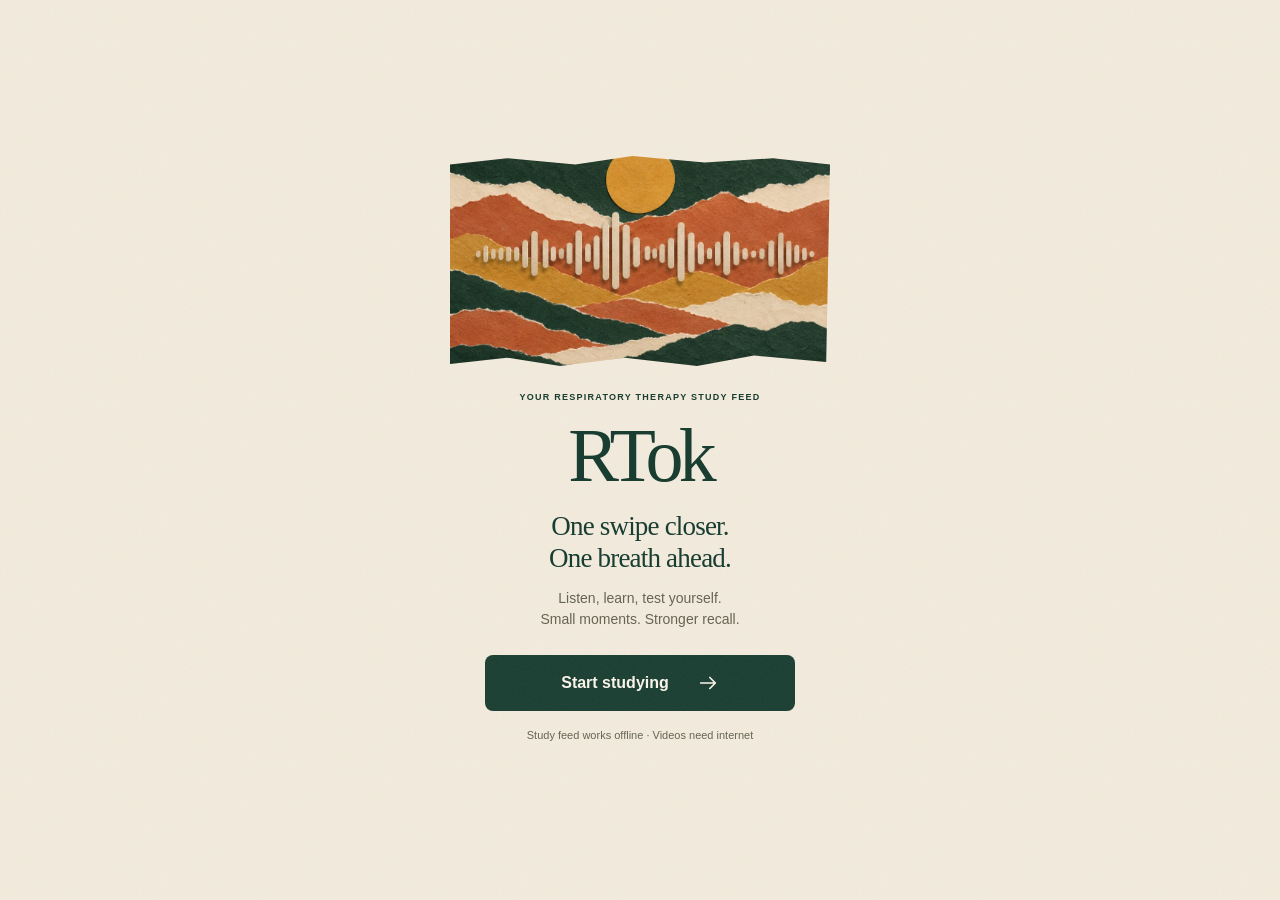
<file: index.html>
<!doctype html>
<html lang="en">
<head>
  <meta charset="utf-8">
  <meta name="viewport" content="width=device-width, initial-scale=1, viewport-fit=cover">
  <meta name="theme-color" content="#f3ebdd">
  <meta name="apple-mobile-web-app-capable" content="yes">
  <meta name="apple-mobile-web-app-status-bar-style" content="black-translucent">
  <link rel="manifest" href="manifest.webmanifest">
  <link rel="apple-touch-icon" href="icons/apple-touch-icon.png">
  <title>RTok</title>
  <link rel="stylesheet" href="styles.css">
</head>
<body>
  <header>
    <div class="header-top">
      <div class="brand"><span class="brand-mark" aria-hidden="true"></span><span class="brand-name">RTok</span><span class="brand-tagline">One breath ahead</span></div>
      <label id="filters"><span class="visually-hidden">Filter by course</span><select id="course" aria-label="Filter by course"></select></label>
      <button id="gear" aria-label="Settings" aria-expanded="false" aria-controls="settings"><svg viewBox="0 0 24 24" aria-hidden="true"><path d="m9 3-.6 2.3-2 .9-2.2-.6-2 3.5L4 10.8v2.4l-1.8 1.7 2 3.5 2.2-.6 2 .9L9 21h4l.6-2.3 2-.9 2.2.6 2-3.5-1.8-1.7v-2.4l1.8-1.7-2-3.5-2.2.6-2-.9L13 3Z"/><circle cx="11" cy="12" r="3"/></svg></button>
    </div>
  </header>
  <div id="settings" role="region" aria-labelledby="settings-title" hidden>
    <div class="sheet-heading"><h2 id="settings-title">Your study space</h2><button id="settings-close" aria-label="Close settings"><svg viewBox="0 0 24 24" aria-hidden="true"><path d="m6 6 12 12M18 6 6 18"/></svg></button></div>
    <p class="sheet-description">Set your exam dates. Keep your progress close.</p>
    <h3>Exam dates</h3>
    <div id="exams"></div>
    <h3>Progress &amp; backup</h3>
    <button id="backup">Download backup</button>
    <label class="file">Restore backup <input id="restore" type="file" accept="application/json,.json"></label>
  </div>
  <main id="feed"></main>
  <main id="videos" hidden></main>
  <nav id="tabs" aria-label="Study views" hidden>
    <button data-tab="feed" class="on" aria-pressed="true"><svg viewBox="0 0 24 24" aria-hidden="true"><rect x="5" y="3" width="14" height="18" rx="4"/><path d="m10 9 5 3-5 3Z"/></svg><span>Learn</span></button>
    <button data-tab="videos" aria-pressed="false"><svg viewBox="0 0 24 24" aria-hidden="true"><rect x="3" y="5" width="18" height="14" rx="4"/><path d="m10 9 5 3-5 3Z"/></svg><span>Library</span></button>
  </nav>
  <div id="gate">
    <div class="gate-art" aria-hidden="true"></div>
    <p class="kicker">Your respiratory therapy study feed</p>
    <h1>RTok</h1>
    <p class="tagline">One swipe closer.<br>One breath ahead.</p>
    <p class="hero-detail">Listen, learn, test yourself.<br>Small moments. Stronger recall.</p>
    <button id="start">Start studying <svg viewBox="0 0 24 24" aria-hidden="true"><path d="M4 12h16m-6-6 6 6-6 6"/></svg></button>
    <p class="gate-note">Study feed works offline · Videos need internet</p>
  </div>
  <script type="module" src="js/app.js"></script>
</body>
</html>
</file>
<file: styles.css>
:root {
  color-scheme: light;
  --bg: #f3ebdd;
  --card: #faf4e9;
  --surface: #e9dfcd;
  --fg: #193d31;
  --muted: #666454;
  --accent: #193d31;
  --ochre: #d8a244;
  --terra: #a74f35;
  --ok: #193d31;
  --bad: #923e2d;
  --line: #cfc2ac;
  --shadow: 0 16px 48px #41362224;
  --top: calc(env(safe-area-inset-top, 0px) + 88px);
  --bottom: calc(env(safe-area-inset-bottom, 0px) + 84px);
  --gutter: max(24px, calc((100vw - 552px) / 2));
  --paper: url("data:image/svg+xml,%3Csvg xmlns='http://www.w3.org/2000/svg' width='180' height='180'%3E%3Cfilter id='n'%3E%3CfeTurbulence type='fractalNoise' baseFrequency='.74' numOctaves='3' stitchTiles='stitch'/%3E%3C/filter%3E%3Cpath fill='%23665032' opacity='.065' filter='url(%23n)' d='M0 0h180v180H0z'/%3E%3C/svg%3E");
}
* { box-sizing: border-box; }
html, body { margin: 0; height: 100%; overflow: hidden; overscroll-behavior: none; background: var(--paper), var(--bg); color: var(--fg); font: 16px/1.5 -apple-system, BlinkMacSystemFont, 'Segoe UI', sans-serif; -webkit-text-size-adjust: 100%; }
[hidden] { display: none !important; }
button, input { font: inherit; }
button { cursor: pointer; -webkit-tap-highlight-color: transparent; transition: background .18s, border-color .18s, transform .18s; }
button, input, label.file { touch-action: manipulation; }
button:focus-visible, input:focus-visible, .file:focus-within { outline: 3px solid var(--terra); outline-offset: 3px; }
button:active { transform: translateY(1px); }
button:disabled { cursor: default; }
svg { display: block; width: 22px; height: 22px; flex: none; fill: none; stroke: currentColor; stroke-width: 1.8; stroke-linecap: round; stroke-linejoin: round; }
h1, h2, .big, .q, .why-title, .library-title { font-family: Georgia, 'Times New Roman', serif; font-weight: 400; }
header { position: fixed; inset: 0 0 auto; z-index: 5; padding: calc(env(safe-area-inset-top, 0px) + 10px) max(var(--gutter), env(safe-area-inset-right, 0px)) 12px max(var(--gutter), env(safe-area-inset-left, 0px)); background: var(--paper), var(--bg); border-bottom: 1px solid var(--line); }
.header-top { display: flex; justify-content: space-between; align-items: center; height: 40px; margin-bottom: 0; }
.brand { margin-right: auto; display: flex; align-items: center; gap: 10px; min-width: 0; }
.brand-mark { flex: 0 0 22px; height: 27px; background: var(--paper), var(--ochre); transform: rotate(-4deg); clip-path: polygon(4% 3%, 30% 0, 53% 4%, 81% 1%, 100% 6%, 96% 33%, 100% 63%, 95% 98%, 71% 95%, 43% 100%, 5% 95%, 0 65%, 3% 37%); box-shadow: 1px 2px 3px #45332030; }
.brand-name { font: 30px/1 Georgia, serif; letter-spacing: -1.4px; }
.brand-tagline { display: none; margin-left: 5px; color: var(--muted); font: italic 13px/1.2 Georgia, serif; }
#gear { display: grid; place-items: center; flex: 0 0 44px; height: 44px; border: 0; border-radius: 50%; background: transparent; color: var(--fg); }
#gear[aria-expanded="true"] { background: var(--surface); }
#filters { margin-left: 12px; }
#course { max-width: 138px; min-height: 44px; padding: 8px 10px; border: 1px solid var(--line); border-radius: 18px; background: var(--surface); color: var(--fg); font: inherit; font-size: 12px; line-height: 1.4; }
#course:focus-visible { outline: 3px solid var(--terra); outline-offset: 3px; }
.visually-hidden { position: absolute; width: 1px; height: 1px; margin: -1px; padding: 0; overflow: hidden; clip-path: inset(50%); white-space: nowrap; }
#feed::-webkit-scrollbar { display: none; }
#feed { height: 100vh; height: 100dvh; overflow-y: scroll; overflow-x: hidden; overscroll-behavior: contain; scroll-snap-type: y mandatory; scrollbar-width: none; }
.clip { height: 100vh; height: 100dvh; scroll-snap-align: start; scroll-snap-stop: always; position: relative; display: flex; flex-direction: column; justify-content: center; padding: var(--top) max(var(--gutter), env(safe-area-inset-right, 0px)) var(--bottom) max(var(--gutter), env(safe-area-inset-left, 0px)); overflow: hidden; }
.clip > * { min-width: 0; }
.lesson-head { display: flex; align-items: center; justify-content: space-between; flex-shrink: 0; gap: 10px; margin: 8px 0 12px; }
.kicker { color: var(--fg); font-weight: 600; text-transform: uppercase; font-size: 10px; letter-spacing: .14em; margin: 0 0 12px; }
.lesson-head .kicker { margin: 0; }
.lesson-format { color: var(--muted); font-size: 11px; }
.lesson-art { flex: 0 0 clamp(100px, 20dvh, 190px); background: url('assets/paper-collage.jpg') center 49% / cover, var(--ochre); margin: 0 -8px 12px; clip-path: polygon(0 3%, 6% 1%, 13% 3%, 22% 0, 31% 2%, 41% 0, 55% 3%, 66% 1%, 78% 2%, 91% 0, 100% 2%, 100% 97%, 94% 99%, 82% 97%, 72% 100%, 60% 98%, 49% 100%, 38% 97%, 26% 100%, 15% 98%, 5% 100%, 0 97%); }
.teach .frames { position: relative; flex: 1; min-height: 80px; }
.frame { position: absolute; inset: 0; display: flex; flex-direction: column; overflow-y: auto; overflow-x: hidden; overscroll-behavior-y: contain; padding: 0 5px 10px 0; opacity: 0; visibility: hidden; transform: translateY(6px); transition: none; scrollbar-width: thin; scrollbar-color: var(--line) transparent; }
.frame.on { opacity: 1; visibility: visible; transform: none; }
.frame-number { color: var(--muted); font-size: 11px; font-weight: 500; letter-spacing: .12em; margin: 2px 0 9px; }
.big { font-size: clamp(27px, 7.4vw, 39px); line-height: 1.16; letter-spacing: -.035em; margin: 0 0 15px; overflow-wrap: anywhere; text-wrap: pretty; }
.src { color: var(--muted); font-size: 12px; line-height: 1.6; overflow-wrap: anywhere; }
.frame .src { align-self: flex-start; border-top: 1px solid var(--line); padding-top: 8px; margin: 0; }
.lesson-controls { flex-shrink: 0; padding-top: 12px; }
.bar { height: 5px; border-radius: 8px; overflow: hidden; background: #d8cdb9; margin: 0 16px 12px; }
.fill { height: 100%; width: 0; background: var(--fg); border-radius: inherit; }
.transport { display: flex; align-items: center; justify-content: center; gap: 30px; }
.frame-step, .lesson-toggle { display: grid; place-items: center; border-radius: 50%; color: var(--fg); background: var(--paper), var(--surface); border: 1px solid #cfc2ac; }
.frame-step { width: 44px; height: 44px; font-size: 20px; }
.frame-step:disabled { opacity: .4; }
.lesson-toggle { width: 66px; height: 66px; background: var(--paper), var(--fg); color: var(--card); font-size: 24px; border-color: var(--fg); box-shadow: 0 4px 10px #193d3122; }
.playback-status { font-size: 11px; color: var(--muted); text-align: center; margin: 7px 0 0; }
.teach-hint { margin: 4px 0 0; color: var(--muted); text-align: center; font-size: 10px; }
.check .body, .video .body { min-height: 0; max-height: 100%; margin: auto 0; overflow-y: auto; overscroll-behavior-y: contain; -webkit-overflow-scrolling: touch; padding: 8px 5px 12px; overflow-x: hidden; scrollbar-width: thin; scrollbar-color: var(--line) transparent; }
.check .kicker::before { content: '✦'; color: var(--terra); margin-right: 8px; }
.q { font-size: clamp(25px, 6.6vw, 34px); line-height: 1.22; letter-spacing: -.025em; margin: 0 0 16px; overflow-wrap: anywhere; }
.opts { display: grid; gap: 8px; }
.opts button { position: relative; display: flex; align-items: center; gap: 12px; min-height: 54px; width: 100%; text-align: left; padding: 10px 34px 10px 12px; border-radius: 8px; border: 1px solid var(--line); background: #faf4e94d; color: #242b23; font-size: 15px; line-height: 1.45; overflow-wrap: anywhere; }
.option-letter { display: grid; place-items: center; flex: 0 0 30px; height: 30px; border: 1px solid transparent; border-radius: 50%; background: var(--surface); color: var(--fg); font-size: 13px; }
.option-text { min-width: 0; }
.opts button.right { border-color: var(--ok); background: var(--paper), var(--ok); color: var(--card); }
.opts button.wrong { border-color: var(--bad); background: #f1d9cd; color: #733324; }
.opts button:disabled { opacity: 1; }
.right .option-letter { background: #ffffff12; border-color: #faf4e955; color: var(--card); }
.wrong .option-letter { background: var(--bad); color: var(--card); }
.mark { position: absolute; right: 9px; top: 50%; transform: translateY(-50%); display: grid; place-items: center; width: 23px; height: 23px; border-radius: 50%; background: var(--card); font-weight: 700; }
.right .mark { color: var(--ok); }
.wrong .mark { color: var(--bad); }
.why { position: relative; margin-top: 16px; padding: 16px 18px; background: var(--paper), #e8bc6a; color: #2d321e; border: 1px solid #d4a85e; border-radius: 2px 7px 3px 5px; box-shadow: 1px 4px 8px #68533017; font-size: 15px; }
.why::before { content: ''; position: absolute; left: 0; right: 0; top: -5px; height: 7px; background: var(--paper), #e8bc6a; clip-path: polygon(0 60%, 5% 20%, 15% 65%, 21% 0, 33% 55%, 40% 5%, 54% 60%, 66% 10%, 79% 50%, 91% 0, 100% 50%, 100% 100%, 0 100%); }
.why-title { display: block; font-size: 27px; line-height: 1.1; letter-spacing: -.03em; }
.why p { margin: 8px 0 0; }
.why .src { color: #4e4c34; }
.check-next { width: 100%; min-height: 49px; margin-top: 16px; padding: 12px 18px; border: 1px solid var(--fg); border-radius: 8px; background: var(--paper), var(--fg); color: var(--card); }
#gate { position: fixed; inset: 0; z-index: 10; display: flex; flex-direction: column; align-items: center; justify-content: center; overflow-y: auto; overflow-x: hidden; text-align: center; background: var(--paper), var(--bg); padding: calc(env(safe-area-inset-top, 0px) + 28px) 28px calc(env(safe-area-inset-bottom, 0px) + 28px); }
#gate > * { flex-shrink: 0; }
.gate-art { width: min(100%, 380px); height: clamp(120px, 24dvh, 210px); margin-bottom: 25px; background: url('assets/paper-collage.jpg') center / cover, var(--ochre); clip-path: polygon(0 4%, 15% 1%, 33% 4%, 48% 0, 67% 3%, 85% 1%, 100% 4%, 99% 98%, 80% 95%, 65% 100%, 46% 96%, 29% 100%, 15% 96%, 0 99%); }
#gate .kicker { font-size: 9px; }
#gate h1 { font-size: clamp(56px, 15vw, 76px); line-height: 1; letter-spacing: -.065em; margin: 0 0 17px; }
#gate .tagline { font: 27px/1.2 Georgia, serif; letter-spacing: -.03em; max-width: 310px; margin: 0 0 14px; }
.hero-detail { color: var(--muted); font-size: 14px; max-width: 280px; margin: 0 0 25px; }
#start { display: flex; align-items: center; justify-content: center; gap: 28px; width: min(100%, 310px); min-height: 56px; padding: 14px 24px; border-radius: 8px; border: 0; background: var(--paper), var(--fg); color: var(--card); font-weight: 600; font-size: 16px; }
.gate-note { color: var(--muted); font-size: 11px; margin: 16px 0 0; }
#settings { position: fixed; top: var(--top); bottom: calc(env(safe-area-inset-bottom, 0px) + 76px); right: max(12px, env(safe-area-inset-right, 0px)); left: max(12px, env(safe-area-inset-left, 0px)); z-index: 6; max-width: 552px; margin: 0 auto; overflow-y: auto; background: var(--paper), var(--card); border: 1px solid var(--line); border-radius: 12px; padding: 24px; box-shadow: var(--shadow); }
.sheet-heading { display: flex; align-items: center; justify-content: space-between; gap: 12px; }
#settings h2 { font-size: 28px; letter-spacing: -.035em; margin: 0; }
#settings h3 { color: var(--muted); font-size: 11px; text-transform: uppercase; letter-spacing: .12em; margin: 26px 0 12px; }
.sheet-description { color: var(--muted); font-size: 13px; margin: 8px 0 20px; }
#settings-close { display: grid; place-items: center; flex: 0 0 44px; height: 44px; border: 1px solid var(--line); border-radius: 50%; color: var(--fg); background: var(--surface); }
#settings label { display: flex; flex-wrap: wrap; align-items: center; justify-content: space-between; gap: 8px; margin: 10px 0; font-size: 14px; }
#settings input[type="date"] { min-width: 0; max-width: 100%; min-height: 44px; color: var(--fg); background: var(--bg); border: 1px solid var(--line); border-radius: 7px; padding: 8px; }
#backup, #settings label.file { display: flex; justify-content: center; align-items: center; width: 100%; min-height: 48px; padding: 12px 16px; border-radius: 8px; border: 1px solid var(--line); color: var(--fg); background: var(--surface); font-size: 14px; font-weight: 600; }
#settings label.file { position: relative; cursor: pointer; overflow: hidden; }
.file input { position: absolute; inset: 0; opacity: 0; width: 100%; cursor: pointer; }
.empty { margin: 0; padding: var(--top) var(--gutter) var(--bottom); color: var(--muted); scroll-snap-align: start; min-height: 100vh; min-height: 100dvh; }
.notice { position: fixed; left: max(16px, env(safe-area-inset-left, 0px)); right: max(16px, env(safe-area-inset-right, 0px)); max-width: 552px; margin: 0 auto; bottom: calc(env(safe-area-inset-bottom, 0px) + 76px); z-index: 20; padding: 16px 18px; border: 1px solid var(--line); border-left: 3px solid var(--terra); border-radius: 8px; background: var(--card); color: var(--fg); font-size: 14px; box-shadow: var(--shadow); }
.notice.update { border-color: var(--fg); font-weight: 600; text-align: center; min-height: 44px; }
#videos { height: 100vh; height: 100dvh; overflow-y: auto; overflow-x: hidden; overscroll-behavior: contain; padding: calc(var(--top) + 12px) var(--gutter) var(--bottom); scrollbar-width: thin; scrollbar-color: var(--line) transparent; }
.library-heading h1 { font-size: clamp(35px, 10vw, 49px); line-height: 1.05; letter-spacing: -.05em; margin: 0 0 9px; }
.library-heading > p:last-child { margin: 0 0 22px; color: var(--muted); font: 19px/1.4 Georgia, serif; }
.library-search { display: flex; align-items: center; gap: 10px; min-height: 47px; padding: 7px 12px; border: 1px solid var(--fg); border-radius: 8px; }
.library-search::before { content: '⌕'; font: 28px/1 Georgia, serif; }
.library-search > span { position: absolute; width: 1px; height: 1px; padding: 0; margin: -1px; overflow: hidden; clip-path: inset(50%); white-space: nowrap; }
.library-search input { width: 100%; min-width: 0; min-height: 32px; border: 0; outline-offset: 0; background: transparent; color: var(--fg); font-size: 15px; }
.library-search input::placeholder { color: var(--muted); opacity: 1; }
.library-count { margin: 14px 0 9px; font-size: 11px; color: var(--muted); }
.library-list { display: grid; }
.library-card { display: flex; align-items: center; gap: 15px; width: 100%; padding: 15px 0; border: 0; border-bottom: 1px solid var(--line); border-radius: 0; background: transparent; color: var(--fg); text-align: left; }
.library-cover { position: relative; display: block; flex: 0 0 86px; height: 78px; border-radius: 5px; background: url('assets/paper-collage.jpg') center / cover, var(--terra); }
.library-cover > span { position: absolute; right: 8px; bottom: 8px; display: grid; place-items: center; width: 30px; height: 30px; padding-left: 2px; border-radius: 50%; background: var(--fg); color: var(--card); font-size: 12px; }
.library-card:first-child .library-cover > span { width: 47px; height: 47px; right: 14px; bottom: 14px; font-size: 19px; }
.library-card:nth-child(3n + 2) .library-cover { background-position: 15% 30%; background-size: 210%; }
.library-card:nth-child(3n) .library-cover { background-position: 90% 70%; background-size: 180%; }
.library-copy { display: flex; flex-direction: column; gap: 4px; min-width: 0; flex: 1; }
.library-title { font-size: 21px; line-height: 1.15; letter-spacing: -.025em; overflow-wrap: anywhere; }
.library-meta { font-size: 11px; color: var(--muted); }
.library-review { font-size: 11px; text-decoration: underline; text-decoration-color: var(--line); text-underline-offset: 4px; }
.library-card > :last-child:not(.library-copy) { flex-shrink: 0; }
.library-card:first-child { position: relative; flex-wrap: wrap; padding-top: 5px; }
.library-card:first-child .library-cover { flex-basis: 100%; height: 170px; }
.library-card:first-child .library-title { font-size: 26px; }
.library-empty { color: var(--muted); font-size: 14px; padding: 18px 0; }
.library-list .empty { min-height: 0; padding: 30px 0; }
.library-back { min-height: 44px; padding: 8px 0; margin-bottom: 0; border: 0; color: var(--fg); background: transparent; font-size: 13px; }
.library-detail .clip.video { height: auto; min-height: 0; padding: 0; overflow: visible; scroll-snap-align: none; }
.library-detail .video .body { max-height: none; margin: 0; padding: 0 0 12px; overflow: visible; }
.video h2 { font-size: 30px; letter-spacing: -.035em; line-height: 1.15; margin: 14px 0; overflow-wrap: anywhere; }
.video .kicker { display: flex; align-items: center; flex-wrap: wrap; gap: 8px; font-size: 11px; letter-spacing: .02em; text-transform: none; color: var(--muted); }
.video .kicker > span { min-width: 0; max-width: 100%; overflow-wrap: anywhere; }
.platform-pill { border-radius: 5px; padding: 5px 8px; background: var(--surface); color: var(--fg); font-size: 10px; font-weight: 700; letter-spacing: .05em; text-transform: uppercase; }
.video-badge { display: inline-block; margin: 0; padding: 7px 10px; border: 1px solid #b5c3aa; border-radius: 5px; font-size: 12px; background: #e4e8d6; color: var(--fg); }
.video-badge.conflict { background: #f0ddb7; border-color: #ccab6d; color: #65421f; }
.video-conflicts { padding: 14px 14px 14px 30px; border: 1px solid #d2b88e; border-radius: 7px; background: #f1e4cc; color: #5b472f; font-size: 13px; line-height: 1.65; overflow-wrap: anywhere; }
.video-conflicts li + li { margin-top: 12px; }
.video-media { width: min(100%, 33.75vh); width: min(100%, 33.75dvh); margin: 18px auto 0; }
.video.youtube .video-media { width: 100%; }
.video .poster, .video iframe { width: 100%; aspect-ratio: 9 / 16; border: 1px solid var(--line); border-radius: 8px; }
.video.youtube .poster, .video.youtube iframe { aspect-ratio: 16 / 9; }
.video .poster { position: relative; display: grid; place-items: center; overflow: hidden; background: url('assets/paper-collage.jpg') center / cover, var(--fg); }
.video .poster img { position: absolute; inset: 0; width: 100%; height: 100%; object-fit: cover; }
.video .poster::after { content: ''; position: absolute; inset: 0; background: #193d3122; pointer-events: none; }
.video iframe { display: block; background: var(--card); }
.video-play { position: relative; z-index: 1; display: grid; place-items: center; width: 64px; height: 64px; padding-left: 6px; border: 1px solid #faf4e999; border-radius: 50%; background: var(--fg); color: var(--card); font-size: 26px; box-shadow: 0 4px 16px #0003; }
.video-actions { display: flex; flex-wrap: wrap; gap: 10px; margin-top: 14px; }
.video-retry, .video-skip { display: block; min-height: 44px; padding: 10px 14px; border: 1px solid var(--line); border-radius: 7px; background: var(--surface); color: var(--fg); font-size: 12px; font-weight: 600; }
.video-status { padding: 12px 14px; border: 1px solid var(--line); border-radius: 7px; background: var(--surface); color: var(--muted); font-size: 13px; }
#tabs { position: fixed; inset: auto 0 0; z-index: 5; display: flex; padding: 0 max(var(--gutter), env(safe-area-inset-right, 0px)) env(safe-area-inset-bottom, 0px) max(var(--gutter), env(safe-area-inset-left, 0px)); background: var(--paper), var(--bg); border-top: 1px solid var(--line); }
#tabs button { position: relative; flex: 1; display: flex; flex-direction: column; align-items: center; justify-content: center; gap: 3px; height: 64px; background: none; border: 0; color: var(--muted); font-size: 11px; font-weight: 500; }
#tabs button.on { color: var(--fg); }
#tabs button.on::after { content: ''; position: absolute; bottom: 3px; width: 55px; height: 2px; border-radius: 4px; background: var(--fg); }
@media (min-width: 650px) { .teach, .check, #videos { border-inline: 1px solid #cfc2ac66; } }
@media (max-width: 370px) { :root { --gutter: 18px; } .brand-tagline { font-size: 11px; } .brand-name { font-size: 28px; } #filters button { padding-inline: 10px; } .q { font-size: 25px; } .opts button { font-size: 14px; gap: 9px; } .library-cover { flex-basis: 70px; height: 68px; } #settings { padding: 18px; } }
@media (max-height: 740px) { .lesson-art { flex-basis: 100px; margin-bottom: 8px; } .lesson-head { margin-top: 0; margin-bottom: 8px; } .lesson-toggle { width: 54px; height: 54px; } .lesson-controls { padding-top: 8px; } .bar { margin-bottom: 8px; } .big { font-size: clamp(25px, 7vw, 34px); } .gate-art { height: 130px; margin-bottom: 18px; } }
@media (max-height: 580px) { #gate { justify-content: flex-start; } .lesson-art { flex-basis: 65px; } .teach-hint { display: none; } .lesson-format { display: none; } .lesson-toggle { width: 44px; height: 44px; font-size: 19px; } .playback-status { margin-top: 3px; } .frame-number { margin-bottom: 4px; } }
@media (prefers-reduced-motion: reduce) { *, *::before, *::after { animation: none !important; transition: none !important; scroll-behavior: auto !important; } }
</file>
